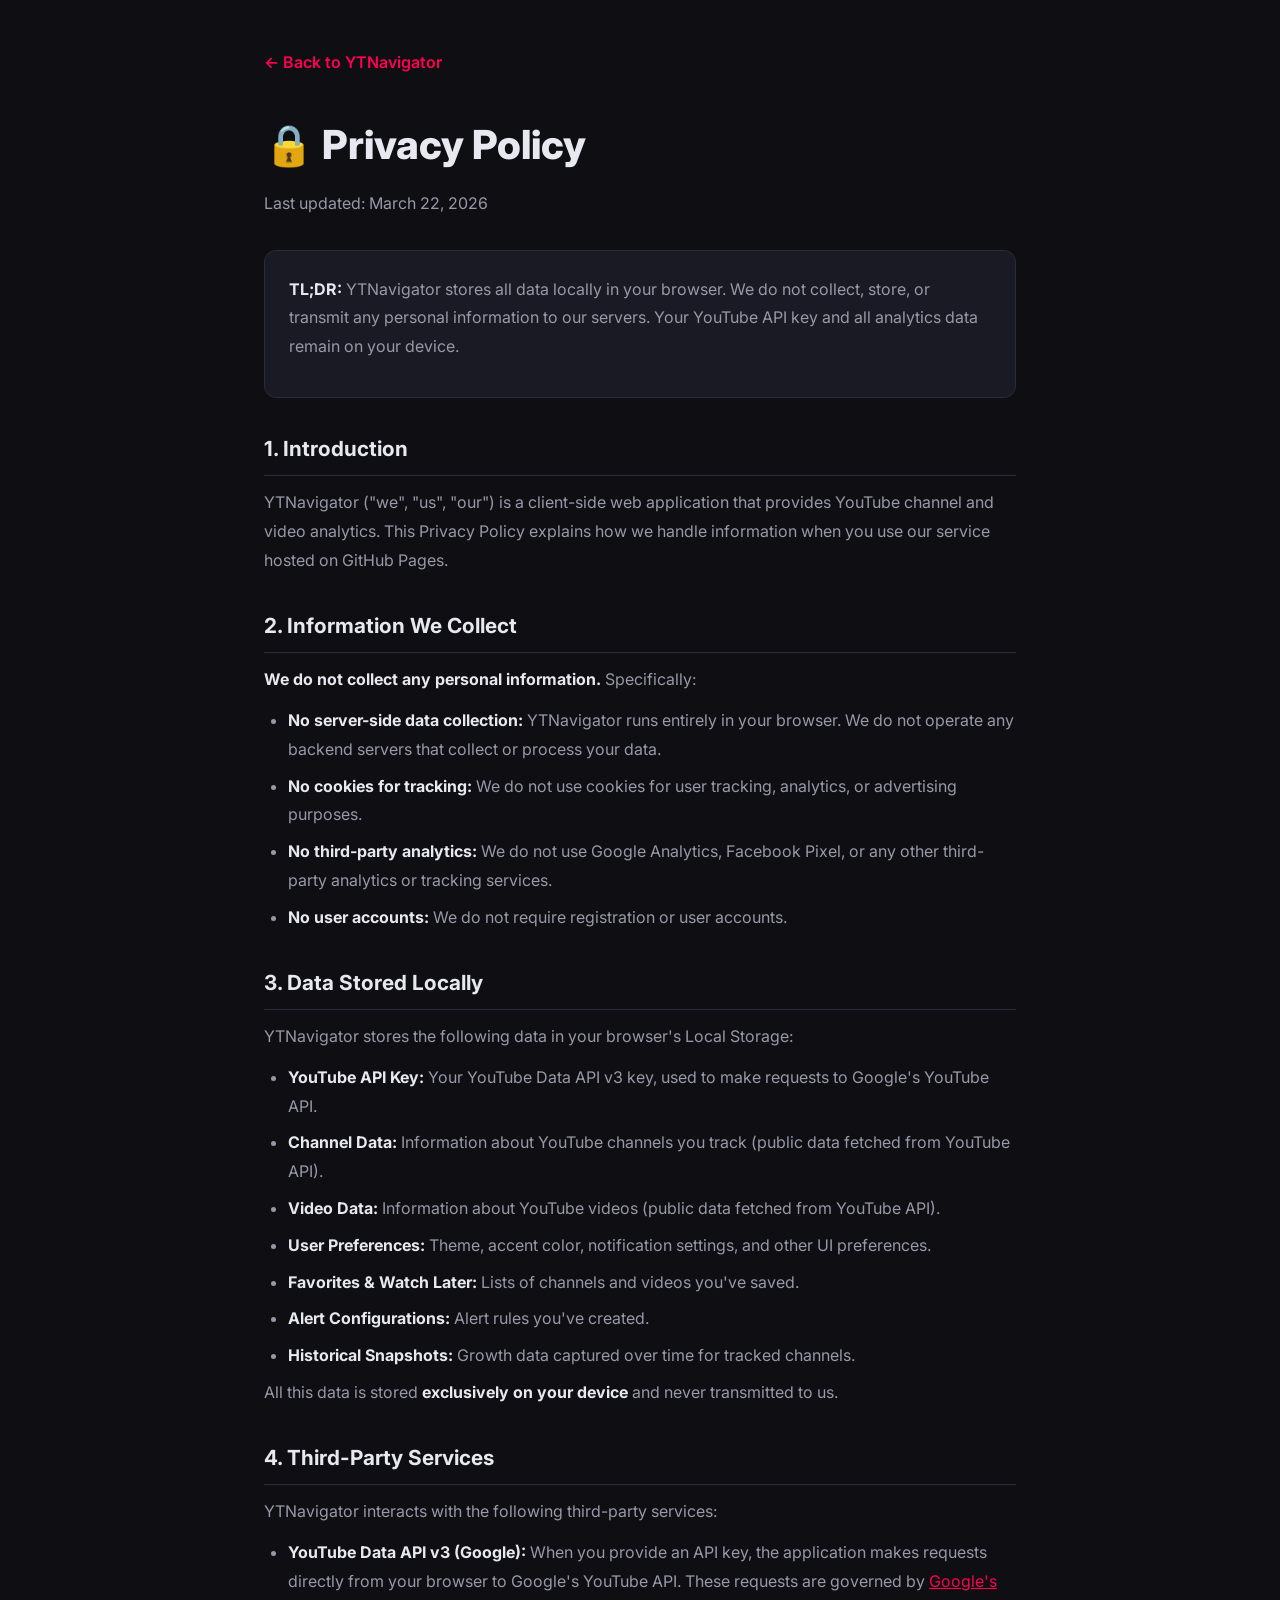
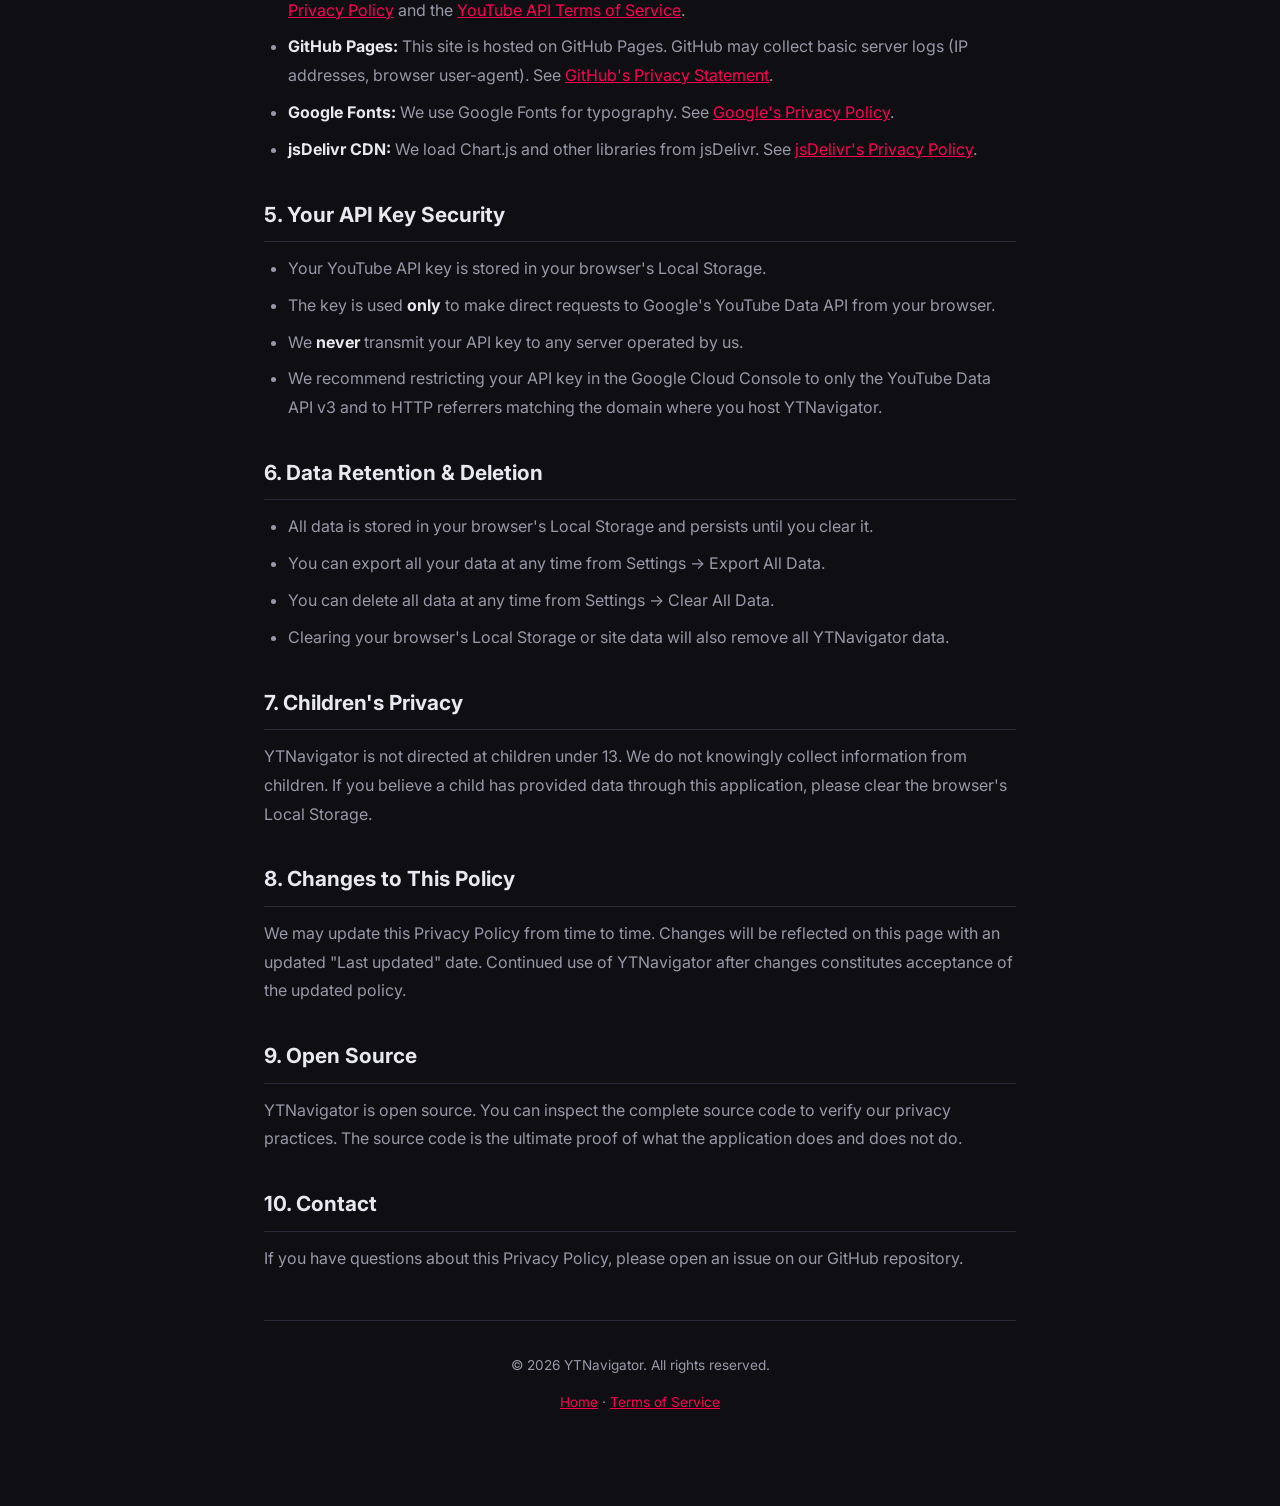
<file: privacy.html>
<!DOCTYPE html>
<html lang="en" data-theme="dark">
<head>
  <meta charset="UTF-8" />
  <meta name="viewport" content="width=device-width, initial-scale=1.0" />
  <title>Privacy Policy – YTNavigator</title>
  <link rel="icon" href="data:image/svg+xml,<svg xmlns='http://www.w3.org/2000/svg' viewBox='0 0 100 100'><text y='.9em' font-size='90'>📊</text></svg>" />
  <link rel="preconnect" href="https://fonts.googleapis.com" />
  <link rel="preconnect" href="https://fonts.gstatic.com" crossorigin />
  <link href="https://fonts.googleapis.com/css2?family=Inter:wght@300;400;500;600;700;800&display=swap" rel="stylesheet" />
  <style>
    *, *::before, *::after { box-sizing: border-box; margin: 0; padding: 0; }
    :root { --bg: #0f0f13; --text: #e8e8f0; --muted: #9898a8; --accent: #ff0050; --card: #1a1a24; --border: #2a2a38; }
    [data-theme="light"] { --bg: #f5f6fa; --text: #1a1a2e; --muted: #5a5a72; --card: #ffffff; --border: #e2e4ea; }
    body { font-family: 'Inter', sans-serif; background: var(--bg); color: var(--text); line-height: 1.8; }
    .container { max-width: 800px; margin: 0 auto; padding: 3rem 1.5rem; }
    .back-link { display: inline-flex; align-items: center; gap: 0.5rem; color: var(--accent); margin-bottom: 2rem; text-decoration: none; font-weight: 600; }
    .back-link:hover { text-decoration: underline; }
    h1 { font-size: 2.5rem; font-weight: 800; margin-bottom: 0.5rem; }
    .subtitle { color: var(--muted); margin-bottom: 2rem; }
    h2 { font-size: 1.3rem; font-weight: 700; margin-top: 2rem; margin-bottom: 0.75rem; padding-bottom: 0.5rem; border-bottom: 1px solid var(--border); }
    p, li { color: var(--muted); margin-bottom: 0.75rem; }
    ul { padding-left: 1.5rem; }
    li { margin-bottom: 0.5rem; }
    strong { color: var(--text); }
    a { color: var(--accent); }
    .card { background: var(--card); border: 1px solid var(--border); border-radius: 12px; padding: 1.5rem; margin: 1rem 0; }
    footer { text-align: center; padding: 2rem 0; color: var(--muted); font-size: 0.85rem; border-top: 1px solid var(--border); margin-top: 3rem; }
  </style>
</head>
<body>
  <div class="container">
    <a href="index.html" class="back-link">← Back to YTNavigator</a>

    <h1>🔒 Privacy Policy</h1>
    <p class="subtitle">Last updated: March 22, 2026</p>

    <div class="card">
      <p><strong>TL;DR:</strong> YTNavigator stores all data locally in your browser. We do not collect, store, or transmit any personal information to our servers. Your YouTube API key and all analytics data remain on your device.</p>
    </div>

    <h2>1. Introduction</h2>
    <p>YTNavigator ("we", "us", "our") is a client-side web application that provides YouTube channel and video analytics. This Privacy Policy explains how we handle information when you use our service hosted on GitHub Pages.</p>

    <h2>2. Information We Collect</h2>
    <p><strong>We do not collect any personal information.</strong> Specifically:</p>
    <ul>
      <li><strong>No server-side data collection:</strong> YTNavigator runs entirely in your browser. We do not operate any backend servers that collect or process your data.</li>
      <li><strong>No cookies for tracking:</strong> We do not use cookies for user tracking, analytics, or advertising purposes.</li>
      <li><strong>No third-party analytics:</strong> We do not use Google Analytics, Facebook Pixel, or any other third-party analytics or tracking services.</li>
      <li><strong>No user accounts:</strong> We do not require registration or user accounts.</li>
    </ul>

    <h2>3. Data Stored Locally</h2>
    <p>YTNavigator stores the following data in your browser's Local Storage:</p>
    <ul>
      <li><strong>YouTube API Key:</strong> Your YouTube Data API v3 key, used to make requests to Google's YouTube API.</li>
      <li><strong>Channel Data:</strong> Information about YouTube channels you track (public data fetched from YouTube API).</li>
      <li><strong>Video Data:</strong> Information about YouTube videos (public data fetched from YouTube API).</li>
      <li><strong>User Preferences:</strong> Theme, accent color, notification settings, and other UI preferences.</li>
      <li><strong>Favorites & Watch Later:</strong> Lists of channels and videos you've saved.</li>
      <li><strong>Alert Configurations:</strong> Alert rules you've created.</li>
      <li><strong>Historical Snapshots:</strong> Growth data captured over time for tracked channels.</li>
    </ul>
    <p>All this data is stored <strong>exclusively on your device</strong> and never transmitted to us.</p>

    <h2>4. Third-Party Services</h2>
    <p>YTNavigator interacts with the following third-party services:</p>
    <ul>
      <li><strong>YouTube Data API v3 (Google):</strong> When you provide an API key, the application makes requests directly from your browser to Google's YouTube API. These requests are governed by <a href="https://policies.google.com/privacy" target="_blank" rel="noopener noreferrer">Google's Privacy Policy</a> and the <a href="https://developers.google.com/youtube/terms/api-services-terms-of-service" target="_blank" rel="noopener noreferrer">YouTube API Terms of Service</a>.</li>
      <li><strong>GitHub Pages:</strong> This site is hosted on GitHub Pages. GitHub may collect basic server logs (IP addresses, browser user-agent). See <a href="https://docs.github.com/en/site-policy/privacy-policies/github-privacy-statement" target="_blank" rel="noopener noreferrer">GitHub's Privacy Statement</a>.</li>
      <li><strong>Google Fonts:</strong> We use Google Fonts for typography. See <a href="https://policies.google.com/privacy" target="_blank" rel="noopener noreferrer">Google's Privacy Policy</a>.</li>
      <li><strong>jsDelivr CDN:</strong> We load Chart.js and other libraries from jsDelivr. See <a href="https://www.jsdelivr.com/terms/privacy-policy-jsdelivr-net" target="_blank" rel="noopener noreferrer">jsDelivr's Privacy Policy</a>.</li>
    </ul>

    <h2>5. Your API Key Security</h2>
    <ul>
      <li>Your YouTube API key is stored in your browser's Local Storage.</li>
      <li>The key is used <strong>only</strong> to make direct requests to Google's YouTube Data API from your browser.</li>
      <li>We <strong>never</strong> transmit your API key to any server operated by us.</li>
      <li>We recommend restricting your API key in the Google Cloud Console to only the YouTube Data API v3 and to HTTP referrers matching the domain where you host YTNavigator.</li>
    </ul>

    <h2>6. Data Retention & Deletion</h2>
    <ul>
      <li>All data is stored in your browser's Local Storage and persists until you clear it.</li>
      <li>You can export all your data at any time from Settings → Export All Data.</li>
      <li>You can delete all data at any time from Settings → Clear All Data.</li>
      <li>Clearing your browser's Local Storage or site data will also remove all YTNavigator data.</li>
    </ul>

    <h2>7. Children's Privacy</h2>
    <p>YTNavigator is not directed at children under 13. We do not knowingly collect information from children. If you believe a child has provided data through this application, please clear the browser's Local Storage.</p>

    <h2>8. Changes to This Policy</h2>
    <p>We may update this Privacy Policy from time to time. Changes will be reflected on this page with an updated "Last updated" date. Continued use of YTNavigator after changes constitutes acceptance of the updated policy.</p>

    <h2>9. Open Source</h2>
    <p>YTNavigator is open source. You can inspect the complete source code to verify our privacy practices. The source code is the ultimate proof of what the application does and does not do.</p>

    <h2>10. Contact</h2>
    <p>If you have questions about this Privacy Policy, please open an issue on our GitHub repository.</p>

    <footer>
      <p>© 2026 YTNavigator. All rights reserved.</p>
      <p><a href="index.html">Home</a> · <a href="terms.html">Terms of Service</a></p>
    </footer>
  </div>
</body>
</html>
</file>
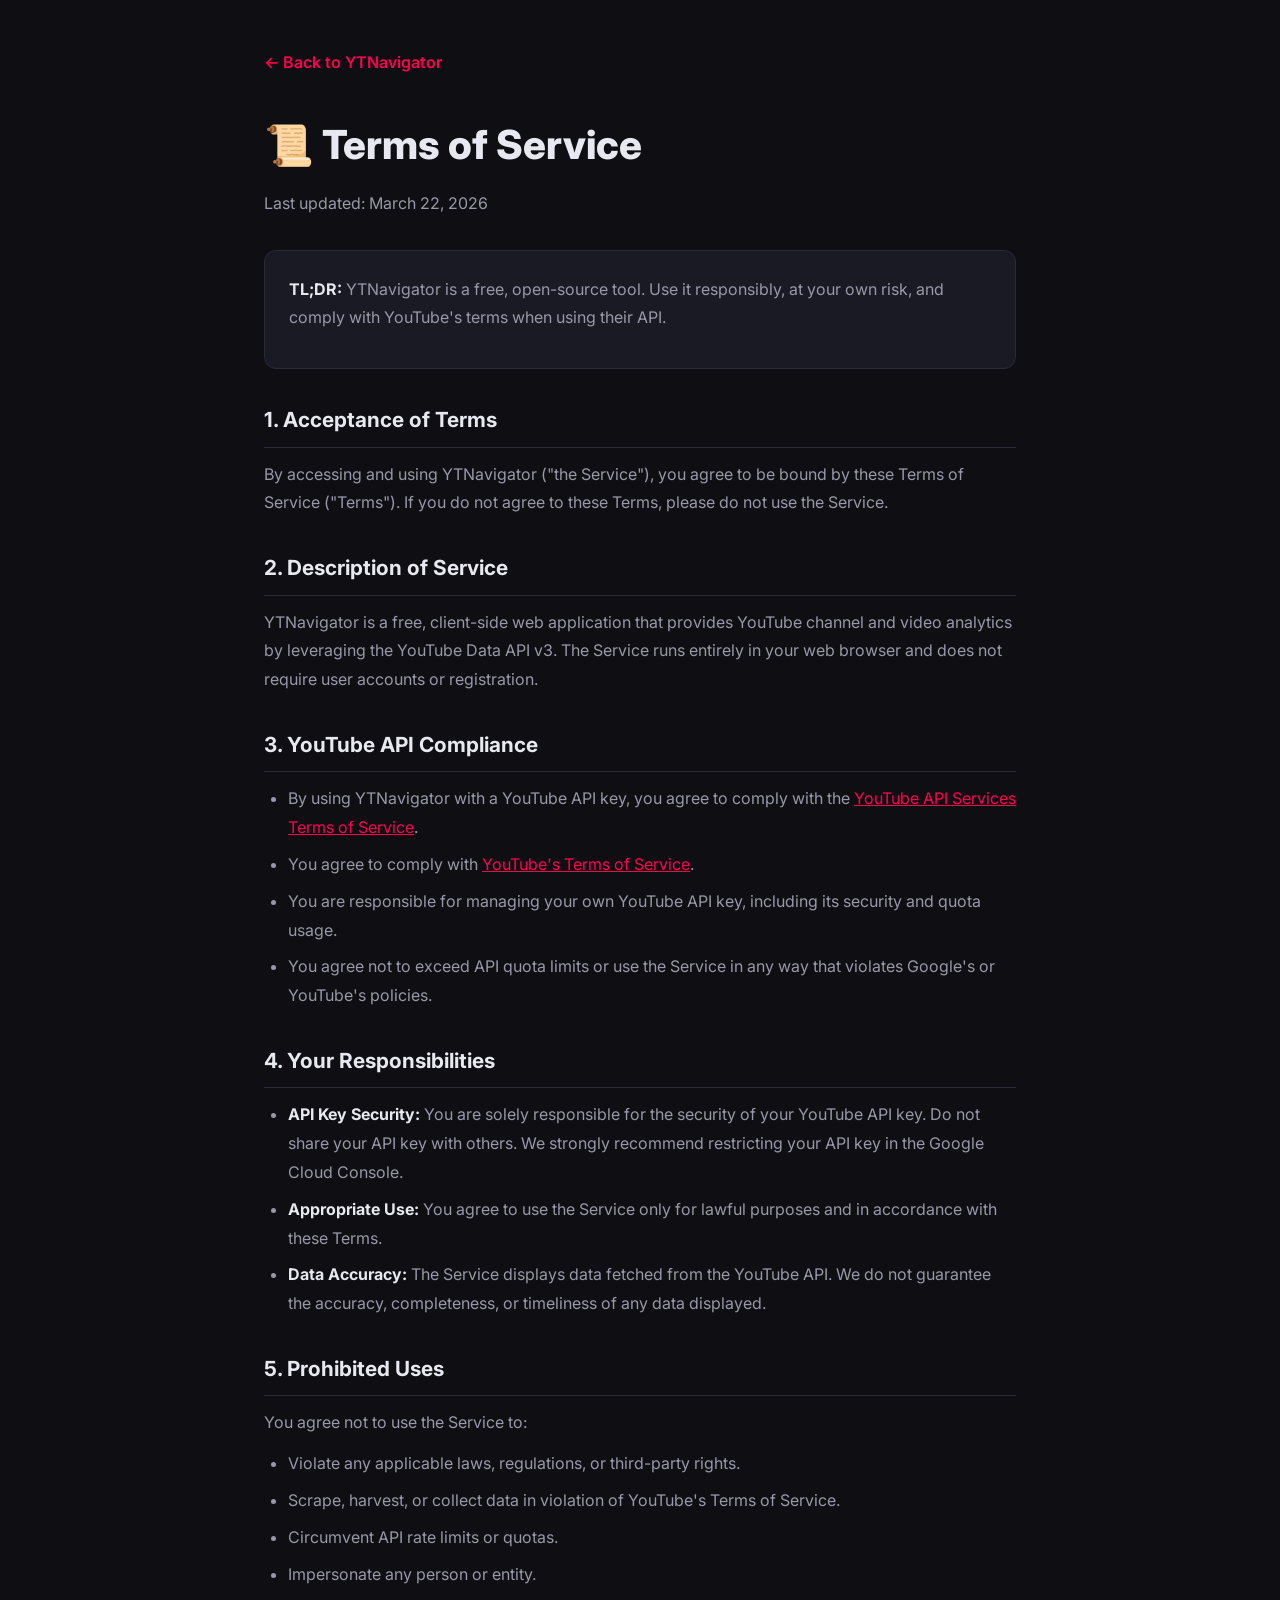
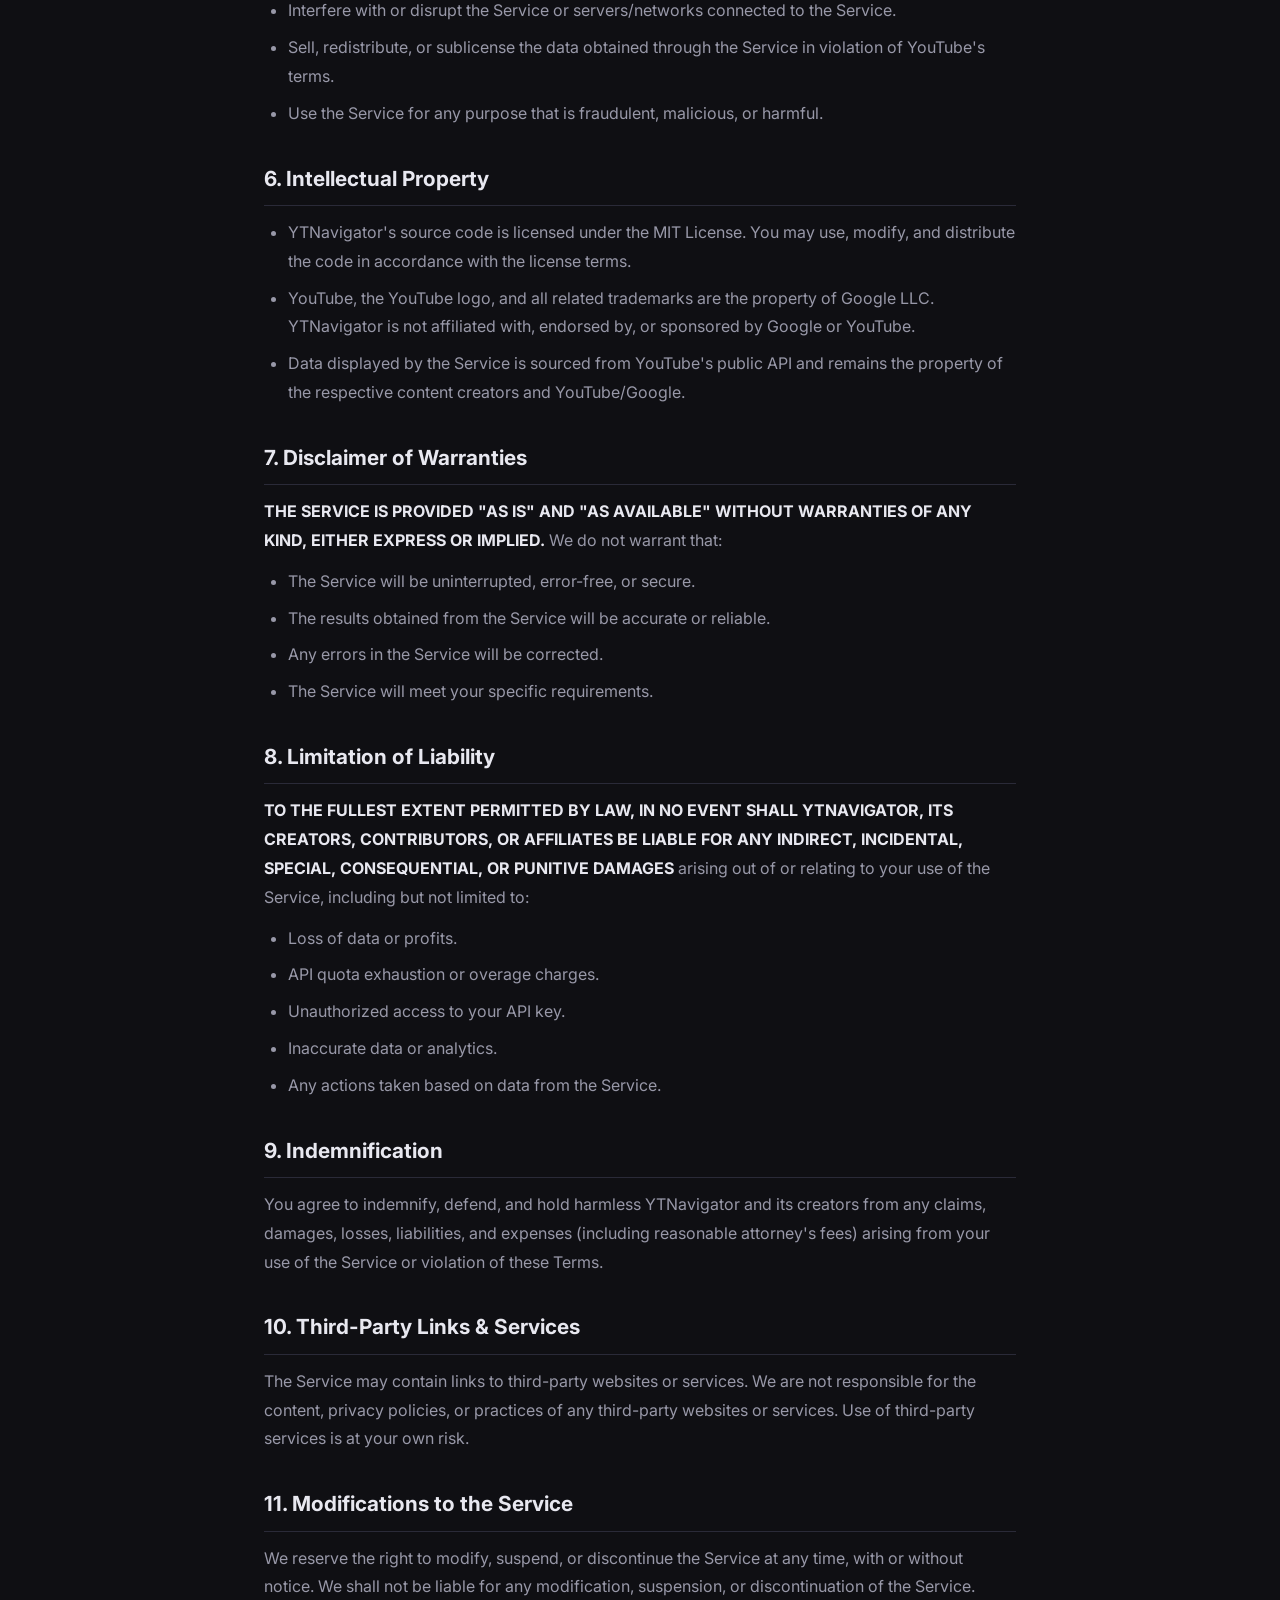
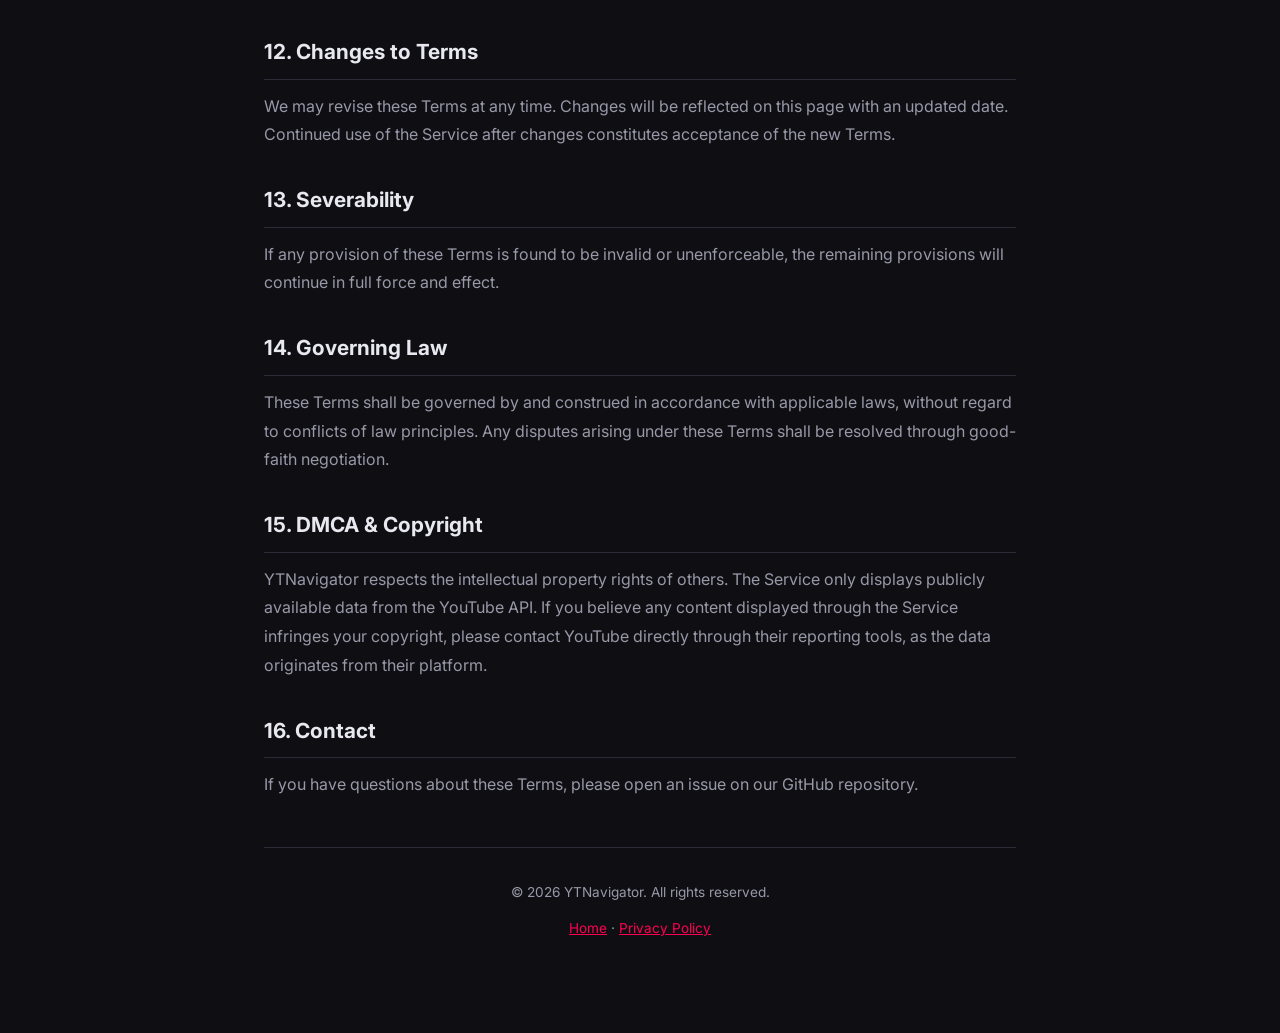
<file: terms.html>
<!DOCTYPE html>
<html lang="en" data-theme="dark">
<head>
  <meta charset="UTF-8" />
  <meta name="viewport" content="width=device-width, initial-scale=1.0" />
  <title>Terms of Service – YTNavigator</title>
  <link rel="icon" href="data:image/svg+xml,<svg xmlns='http://www.w3.org/2000/svg' viewBox='0 0 100 100'><text y='.9em' font-size='90'>📊</text></svg>" />
  <link rel="preconnect" href="https://fonts.googleapis.com" />
  <link rel="preconnect" href="https://fonts.gstatic.com" crossorigin />
  <link href="https://fonts.googleapis.com/css2?family=Inter:wght@300;400;500;600;700;800&display=swap" rel="stylesheet" />
  <style>
    *, *::before, *::after { box-sizing: border-box; margin: 0; padding: 0; }
    :root { --bg: #0f0f13; --text: #e8e8f0; --muted: #9898a8; --accent: #ff0050; --card: #1a1a24; --border: #2a2a38; }
    [data-theme="light"] { --bg: #f5f6fa; --text: #1a1a2e; --muted: #5a5a72; --card: #ffffff; --border: #e2e4ea; }
    body { font-family: 'Inter', sans-serif; background: var(--bg); color: var(--text); line-height: 1.8; }
    .container { max-width: 800px; margin: 0 auto; padding: 3rem 1.5rem; }
    .back-link { display: inline-flex; align-items: center; gap: 0.5rem; color: var(--accent); margin-bottom: 2rem; text-decoration: none; font-weight: 600; }
    .back-link:hover { text-decoration: underline; }
    h1 { font-size: 2.5rem; font-weight: 800; margin-bottom: 0.5rem; }
    .subtitle { color: var(--muted); margin-bottom: 2rem; }
    h2 { font-size: 1.3rem; font-weight: 700; margin-top: 2rem; margin-bottom: 0.75rem; padding-bottom: 0.5rem; border-bottom: 1px solid var(--border); }
    p, li { color: var(--muted); margin-bottom: 0.75rem; }
    ul { padding-left: 1.5rem; }
    li { margin-bottom: 0.5rem; }
    strong { color: var(--text); }
    a { color: var(--accent); }
    .card { background: var(--card); border: 1px solid var(--border); border-radius: 12px; padding: 1.5rem; margin: 1rem 0; }
    footer { text-align: center; padding: 2rem 0; color: var(--muted); font-size: 0.85rem; border-top: 1px solid var(--border); margin-top: 3rem; }
  </style>
</head>
<body>
  <div class="container">
    <a href="index.html" class="back-link">← Back to YTNavigator</a>

    <h1>📜 Terms of Service</h1>
    <p class="subtitle">Last updated: March 22, 2026</p>

    <div class="card">
      <p><strong>TL;DR:</strong> YTNavigator is a free, open-source tool. Use it responsibly, at your own risk, and comply with YouTube's terms when using their API.</p>
    </div>

    <h2>1. Acceptance of Terms</h2>
    <p>By accessing and using YTNavigator ("the Service"), you agree to be bound by these Terms of Service ("Terms"). If you do not agree to these Terms, please do not use the Service.</p>

    <h2>2. Description of Service</h2>
    <p>YTNavigator is a free, client-side web application that provides YouTube channel and video analytics by leveraging the YouTube Data API v3. The Service runs entirely in your web browser and does not require user accounts or registration.</p>

    <h2>3. YouTube API Compliance</h2>
    <ul>
      <li>By using YTNavigator with a YouTube API key, you agree to comply with the <a href="https://developers.google.com/youtube/terms/api-services-terms-of-service" target="_blank" rel="noopener noreferrer">YouTube API Services Terms of Service</a>.</li>
      <li>You agree to comply with <a href="https://www.youtube.com/t/terms" target="_blank" rel="noopener noreferrer">YouTube's Terms of Service</a>.</li>
      <li>You are responsible for managing your own YouTube API key, including its security and quota usage.</li>
      <li>You agree not to exceed API quota limits or use the Service in any way that violates Google's or YouTube's policies.</li>
    </ul>

    <h2>4. Your Responsibilities</h2>
    <ul>
      <li><strong>API Key Security:</strong> You are solely responsible for the security of your YouTube API key. Do not share your API key with others. We strongly recommend restricting your API key in the Google Cloud Console.</li>
      <li><strong>Appropriate Use:</strong> You agree to use the Service only for lawful purposes and in accordance with these Terms.</li>
      <li><strong>Data Accuracy:</strong> The Service displays data fetched from the YouTube API. We do not guarantee the accuracy, completeness, or timeliness of any data displayed.</li>
    </ul>

    <h2>5. Prohibited Uses</h2>
    <p>You agree not to use the Service to:</p>
    <ul>
      <li>Violate any applicable laws, regulations, or third-party rights.</li>
      <li>Scrape, harvest, or collect data in violation of YouTube's Terms of Service.</li>
      <li>Circumvent API rate limits or quotas.</li>
      <li>Impersonate any person or entity.</li>
      <li>Interfere with or disrupt the Service or servers/networks connected to the Service.</li>
      <li>Sell, redistribute, or sublicense the data obtained through the Service in violation of YouTube's terms.</li>
      <li>Use the Service for any purpose that is fraudulent, malicious, or harmful.</li>
    </ul>

    <h2>6. Intellectual Property</h2>
    <ul>
      <li>YTNavigator's source code is licensed under the MIT License. You may use, modify, and distribute the code in accordance with the license terms.</li>
      <li>YouTube, the YouTube logo, and all related trademarks are the property of Google LLC. YTNavigator is not affiliated with, endorsed by, or sponsored by Google or YouTube.</li>
      <li>Data displayed by the Service is sourced from YouTube's public API and remains the property of the respective content creators and YouTube/Google.</li>
    </ul>

    <h2>7. Disclaimer of Warranties</h2>
    <p><strong>THE SERVICE IS PROVIDED "AS IS" AND "AS AVAILABLE" WITHOUT WARRANTIES OF ANY KIND, EITHER EXPRESS OR IMPLIED.</strong> We do not warrant that:</p>
    <ul>
      <li>The Service will be uninterrupted, error-free, or secure.</li>
      <li>The results obtained from the Service will be accurate or reliable.</li>
      <li>Any errors in the Service will be corrected.</li>
      <li>The Service will meet your specific requirements.</li>
    </ul>

    <h2>8. Limitation of Liability</h2>
    <p><strong>TO THE FULLEST EXTENT PERMITTED BY LAW, IN NO EVENT SHALL YTNAVIGATOR, ITS CREATORS, CONTRIBUTORS, OR AFFILIATES BE LIABLE FOR ANY INDIRECT, INCIDENTAL, SPECIAL, CONSEQUENTIAL, OR PUNITIVE DAMAGES</strong> arising out of or relating to your use of the Service, including but not limited to:</p>
    <ul>
      <li>Loss of data or profits.</li>
      <li>API quota exhaustion or overage charges.</li>
      <li>Unauthorized access to your API key.</li>
      <li>Inaccurate data or analytics.</li>
      <li>Any actions taken based on data from the Service.</li>
    </ul>

    <h2>9. Indemnification</h2>
    <p>You agree to indemnify, defend, and hold harmless YTNavigator and its creators from any claims, damages, losses, liabilities, and expenses (including reasonable attorney's fees) arising from your use of the Service or violation of these Terms.</p>

    <h2>10. Third-Party Links & Services</h2>
    <p>The Service may contain links to third-party websites or services. We are not responsible for the content, privacy policies, or practices of any third-party websites or services. Use of third-party services is at your own risk.</p>

    <h2>11. Modifications to the Service</h2>
    <p>We reserve the right to modify, suspend, or discontinue the Service at any time, with or without notice. We shall not be liable for any modification, suspension, or discontinuation of the Service.</p>

    <h2>12. Changes to Terms</h2>
    <p>We may revise these Terms at any time. Changes will be reflected on this page with an updated date. Continued use of the Service after changes constitutes acceptance of the new Terms.</p>

    <h2>13. Severability</h2>
    <p>If any provision of these Terms is found to be invalid or unenforceable, the remaining provisions will continue in full force and effect.</p>

    <h2>14. Governing Law</h2>
    <p>These Terms shall be governed by and construed in accordance with applicable laws, without regard to conflicts of law principles. Any disputes arising under these Terms shall be resolved through good-faith negotiation.</p>

    <h2>15. DMCA & Copyright</h2>
    <p>YTNavigator respects the intellectual property rights of others. The Service only displays publicly available data from the YouTube API. If you believe any content displayed through the Service infringes your copyright, please contact YouTube directly through their reporting tools, as the data originates from their platform.</p>

    <h2>16. Contact</h2>
    <p>If you have questions about these Terms, please open an issue on our GitHub repository.</p>

    <footer>
      <p>© 2026 YTNavigator. All rights reserved.</p>
      <p><a href="index.html">Home</a> · <a href="privacy.html">Privacy Policy</a></p>
    </footer>
  </div>
</body>
</html>
</file>
